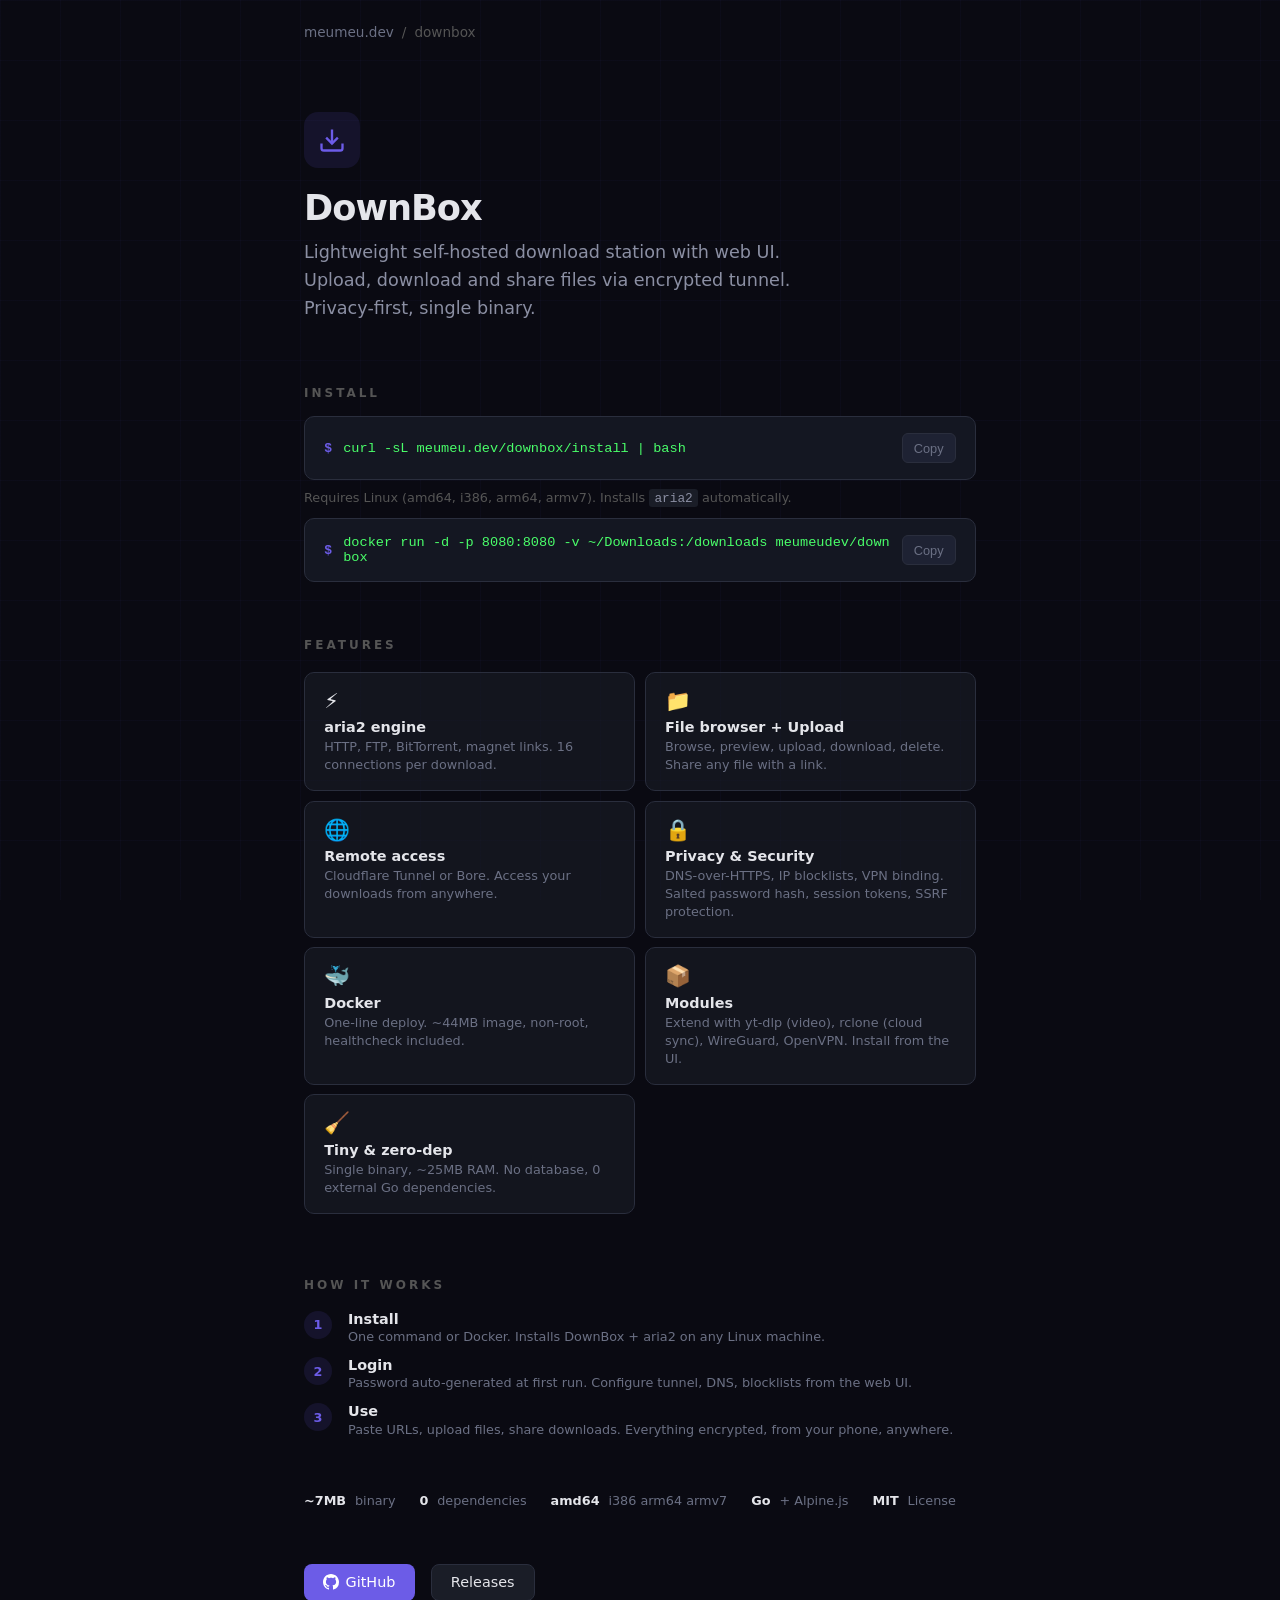
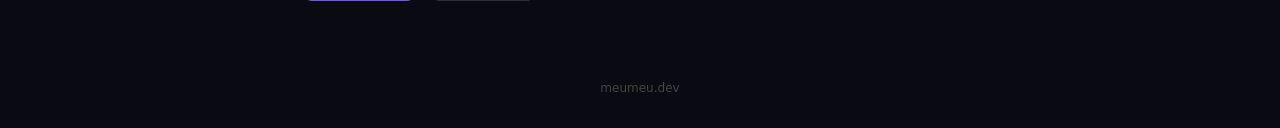
<file: index.html>
<!DOCTYPE html>
<html lang="en">
<head>
    <meta charset="UTF-8">
    <meta name="viewport" content="width=device-width, initial-scale=1.0">
    <title>DownBox — Self-hosted download station</title>
    <meta name="description" content="Lightweight self-hosted download station. Upload, download and share files via tunnel. DNS-over-HTTPS, IP blocklist, Docker. Single binary.">
    <style>
        * { margin: 0; padding: 0; box-sizing: border-box; }
        body {
            background: #0a0a12;
            color: #e4e5ea;
            font-family: 'Segoe UI', system-ui, -apple-system, sans-serif;
            -webkit-font-smoothing: antialiased;
        }
        a { color: #6c5ce7; text-decoration: none; }
        a:hover { color: #7c6df7; }

        .bg-grid {
            position: fixed; inset: 0; z-index: 0;
            background-image:
                linear-gradient(rgba(108,108,255,0.03) 1px, transparent 1px),
                linear-gradient(90deg, rgba(108,108,255,0.03) 1px, transparent 1px);
            background-size: 60px 60px;
        }

        .wrap { position: relative; z-index: 2; max-width: 720px; margin: 0 auto; padding: 0 1.5rem; }

        /* Nav */
        nav {
            display: flex; align-items: center; gap: 0.5rem;
            padding: 1.5rem 0; font-size: 0.85rem; color: #555;
        }
        nav a { color: #6b7084; }
        nav a:hover { color: #e4e5ea; }

        /* Hero */
        .hero { padding: 3rem 0 2.5rem; }
        .hero-icon {
            width: 56px; height: 56px;
            background: rgba(108, 92, 231, 0.12);
            border-radius: 14px;
            display: flex; align-items: center; justify-content: center;
            margin-bottom: 1.2rem;
        }
        .hero-icon svg { color: #6c5ce7; }
        h1 {
            font-size: 2.2rem; font-weight: 800; letter-spacing: -1px;
            margin-bottom: 0.6rem;
        }
        .hero p {
            font-size: 1.1rem; color: #8b8fa3; line-height: 1.6;
            max-width: 540px;
        }

        /* Install */
        .install-section { padding: 1.5rem 0; }
        .install-section h2 {
            font-size: 0.75rem; text-transform: uppercase;
            letter-spacing: 3px; color: #555; margin-bottom: 1rem;
        }
        .install-box {
            background: #141722;
            border: 1px solid #2a2e3d;
            border-radius: 10px;
            padding: 1rem 1.2rem;
            display: flex; align-items: center; gap: 0.7rem;
        }
        .install-box .prompt { color: #6c5ce7; font-weight: 700; font-family: monospace; }
        .install-box code {
            flex: 1;
            font-family: 'JetBrains Mono', 'Fira Code', monospace;
            font-size: 0.85rem;
            color: #4aff6a;
            word-break: break-all;
        }
        .copy-btn {
            background: #1e2233; border: 1px solid #2a2e3d; border-radius: 6px;
            padding: 0.4rem 0.7rem; cursor: pointer; color: #6b7084;
            font-size: 0.8rem; transition: all 0.15s; display: flex; align-items: center; gap: 0.3rem;
        }
        .copy-btn:hover { border-color: #6c5ce7; color: #e4e5ea; }
        .install-note {
            margin-top: 0.6rem; font-size: 0.8rem; color: #555;
        }
        .install-note code {
            background: #1a1d27; padding: 0.15em 0.4em; border-radius: 3px;
            font-size: 0.8rem; color: #8b8fa3;
        }

        /* Features */
        .features { padding: 2rem 0; }
        .features h2 {
            font-size: 0.75rem; text-transform: uppercase;
            letter-spacing: 3px; color: #555; margin-bottom: 1.2rem;
        }
        .feat-grid {
            display: grid; grid-template-columns: 1fr 1fr; gap: 0.6rem;
        }
        .feat {
            background: rgba(26, 29, 39, 0.6);
            border: 1px solid #2a2e3d;
            border-radius: 10px;
            padding: 1rem 1.2rem;
        }
        .feat-icon { font-size: 1.3rem; margin-bottom: 0.4rem; }
        .feat strong { font-size: 0.9rem; display: block; margin-bottom: 0.2rem; }
        .feat p { font-size: 0.8rem; color: #6b7084; line-height: 1.4; }

        /* How it works */
        .how { padding: 2rem 0; }
        .how h2 {
            font-size: 0.75rem; text-transform: uppercase;
            letter-spacing: 3px; color: #555; margin-bottom: 1.2rem;
        }
        .steps { display: flex; flex-direction: column; gap: 0.8rem; }
        .step {
            display: flex; align-items: flex-start; gap: 1rem;
        }
        .step-num {
            width: 28px; height: 28px; flex-shrink: 0;
            background: rgba(108, 92, 231, 0.12);
            border-radius: 50%;
            display: flex; align-items: center; justify-content: center;
            font-size: 0.8rem; font-weight: 700; color: #6c5ce7;
        }
        .step-text strong { font-size: 0.9rem; display: block; margin-bottom: 0.15rem; }
        .step-text p { font-size: 0.8rem; color: #6b7084; }

        /* Specs */
        .specs {
            display: flex; gap: 1.5rem; padding: 1.5rem 0;
            flex-wrap: wrap;
        }
        .spec {
            font-size: 0.8rem; color: #6b7084;
            display: flex; align-items: center; gap: 0.3rem;
        }
        .spec strong { color: #e4e5ea; }

        /* Links */
        .links {
            display: flex; gap: 1rem; padding: 2rem 0;
        }
        .link-btn {
            display: inline-flex; align-items: center; gap: 0.4rem;
            padding: 0.6rem 1.2rem;
            border-radius: 8px; font-size: 0.9rem; font-weight: 500;
            transition: all 0.15s;
        }
        .link-primary {
            background: #6c5ce7; color: #fff;
        }
        .link-primary:hover { background: #7c6df7; color: #fff; }
        .link-ghost {
            background: #1a1d27; border: 1px solid #2a2e3d; color: #e4e5ea;
        }
        .link-ghost:hover { border-color: #6c5ce7; }

        footer {
            text-align: center; padding: 3rem 0 2rem;
            font-size: 0.75rem; color: #333;
        }
        footer a { color: #444; }

        @media (max-width: 600px) {
            .feat-grid { grid-template-columns: 1fr; }
            h1 { font-size: 1.6rem; }
        }
    </style>
</head>
<body>
    <div class="bg-grid"></div>

    <div class="wrap">
        <nav>
            <a href="https://meumeu.dev">meumeu.dev</a>
            <span>/</span>
            <span>downbox</span>
        </nav>

        <div class="hero">
            <div class="hero-icon">
                <svg width="28" height="28" viewBox="0 0 24 24" fill="none" stroke="currentColor" stroke-width="2">
                    <path d="M21 15v4a2 2 0 0 1-2 2H5a2 2 0 0 1-2-2v-4"/>
                    <polyline points="7 10 12 15 17 10"/>
                    <line x1="12" y1="15" x2="12" y2="3"/>
                </svg>
            </div>
            <h1>DownBox <span id="ver" style="font-size:0.5em;font-weight:400;color:#6c5ce7"></span></h1>
            <p>Lightweight self-hosted download station with web UI. Upload, download and share files via encrypted tunnel. Privacy-first, single binary.</p>
        </div>

        <div class="install-section">
            <h2>Install</h2>
            <div class="install-box">
                <span class="prompt">$</span>
                <code id="cmd">curl -sL meumeu.dev/downbox/install | bash</code>
                <button class="copy-btn" onclick="navigator.clipboard.writeText(document.getElementById('cmd').textContent);this.innerHTML='Copied!'">
                    Copy
                </button>
            </div>
            <p class="install-note">
                Requires Linux (amd64, i386, arm64, armv7). Installs <code>aria2</code> automatically.
            </p>
            <div class="install-box" style="margin-top:0.8rem">
                <span class="prompt">$</span>
                <code id="cmd2">docker run -d -p 8080:8080 -v ~/Downloads:/downloads meumeudev/downbox</code>
                <button class="copy-btn" onclick="navigator.clipboard.writeText(document.getElementById('cmd2').textContent);this.innerHTML='Copied!'">
                    Copy
                </button>
            </div>
        </div>

        <div class="features">
            <h2>Features</h2>
            <div class="feat-grid">
                <div class="feat">
                    <div class="feat-icon">&#9889;</div>
                    <strong>aria2 engine</strong>
                    <p>HTTP, FTP, BitTorrent, magnet links. 16 connections per download.</p>
                </div>
                <div class="feat">
                    <div class="feat-icon">&#128193;</div>
                    <strong>File browser + Upload</strong>
                    <p>Browse, preview, upload, download, delete. Share any file with a link.</p>
                </div>
                <div class="feat">
                    <div class="feat-icon">&#127760;</div>
                    <strong>Remote access</strong>
                    <p>Cloudflare Tunnel or Bore. Access your downloads from anywhere.</p>
                </div>
                <div class="feat">
                    <div class="feat-icon">&#128274;</div>
                    <strong>Privacy &amp; Security</strong>
                    <p>DNS-over-HTTPS, IP blocklists, VPN binding. Salted password hash, session tokens, SSRF protection.</p>
                </div>
                <div class="feat">
                    <div class="feat-icon">&#128051;</div>
                    <strong>Docker</strong>
                    <p>One-line deploy. ~44MB image, non-root, healthcheck included.</p>
                </div>
                <div class="feat">
                    <div class="feat-icon">&#128230;</div>
                    <strong>Modules</strong>
                    <p>Extend with yt-dlp (video), rclone (cloud sync), WireGuard, OpenVPN. Install from the UI.</p>
                </div>
                <div class="feat">
                    <div class="feat-icon">&#129529;</div>
                    <strong>Tiny &amp; zero-dep</strong>
                    <p>Single binary, ~25MB RAM. No database, 0 external Go dependencies.</p>
                </div>
            </div>
        </div>

        <div class="how">
            <h2>How it works</h2>
            <div class="steps">
                <div class="step">
                    <div class="step-num">1</div>
                    <div class="step-text">
                        <strong>Install</strong>
                        <p>One command or Docker. Installs DownBox + aria2 on any Linux machine.</p>
                    </div>
                </div>
                <div class="step">
                    <div class="step-num">2</div>
                    <div class="step-text">
                        <strong>Login</strong>
                        <p>Password auto-generated at first run. Configure tunnel, DNS, blocklists from the web UI.</p>
                    </div>
                </div>
                <div class="step">
                    <div class="step-num">3</div>
                    <div class="step-text">
                        <strong>Use</strong>
                        <p>Paste URLs, upload files, share downloads. Everything encrypted, from your phone, anywhere.</p>
                    </div>
                </div>
            </div>
        </div>

        <div class="specs">
            <div class="spec"><strong id="binSize">~7MB</strong>&nbsp;binary</div>
            <div class="spec"><strong>0</strong>&nbsp;dependencies</div>
            <div class="spec"><strong>amd64</strong>&nbsp;i386&nbsp;arm64&nbsp;armv7</div>
            <div class="spec"><strong>Go</strong>&nbsp;+ Alpine.js</div>
            <div class="spec"><strong>MIT</strong>&nbsp;License</div>
        </div>

        <div class="links">
            <a href="https://github.com/meumeu-dev/downbox" class="link-btn link-primary">
                <svg width="16" height="16" viewBox="0 0 24 24" fill="currentColor">
                    <path d="M12 0C5.37 0 0 5.37 0 12c0 5.31 3.435 9.795 8.205 11.385.6.105.825-.255.825-.57 0-.285-.015-1.23-.015-2.235-3.015.555-3.795-.735-4.035-1.41-.135-.345-.72-1.41-1.23-1.695-.42-.225-1.02-.78-.015-.795.945-.015 1.62.87 1.845 1.23 1.08 1.815 2.805 1.305 3.495.99.105-.78.42-1.305.765-1.605-2.67-.3-5.46-1.335-5.46-5.925 0-1.305.465-2.385 1.23-3.225-.12-.3-.54-1.53.12-3.18 0 0 1.005-.315 3.3 1.23.96-.27 1.98-.405 3-.405s2.04.135 3 .405c2.295-1.56 3.3-1.23 3.3-1.23.66 1.65.24 2.88.12 3.18.765.84 1.23 1.905 1.23 3.225 0 4.605-2.805 5.625-5.475 5.925.435.375.81 1.095.81 2.22 0 1.605-.015 2.895-.015 3.3 0 .315.225.69.825.57A12.02 12.02 0 0024 12c0-6.63-5.37-12-12-12z"/>
                </svg>
                GitHub
            </a>
            <a href="https://github.com/meumeu-dev/downbox/releases" class="link-btn link-ghost">
                Releases
            </a>
        </div>

        <footer>
            <a href="https://meumeu.dev">meumeu.dev</a>
        </footer>
    </div>
    <script>
    fetch('https://api.github.com/repos/meumeu-dev/downbox/releases/latest')
        .then(r=>r.json()).then(d=>{
            const a=d.assets&&d.assets.find(a=>a.name==='downbox-amd64');
            if(a){const mb=(a.size/1024/1024).toFixed(1);document.getElementById('binSize').textContent='~'+mb+'MB';}
            if(d.tag_name)document.getElementById('ver').textContent=d.tag_name;
        }).catch(()=>{});
    </script>
</body>
</html>
</file>
